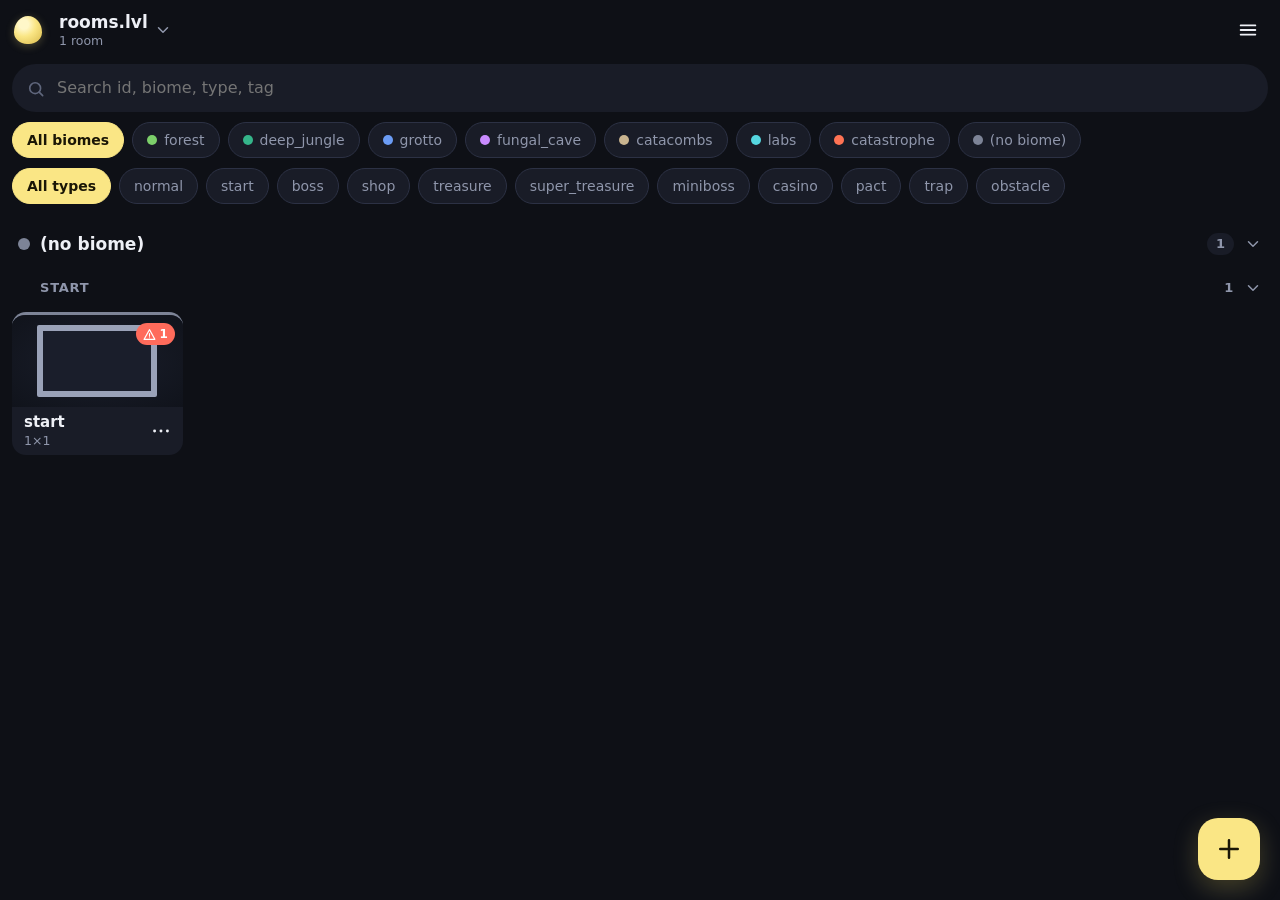
<file: tools/room_editor_web/index.html>
<!doctype html>
<html lang="en">
<head>
<meta charset="utf-8">
<meta name="viewport" content="width=device-width, initial-scale=1, maximum-scale=1, user-scalable=no, viewport-fit=cover">
<meta name="color-scheme" content="dark">
<title>Room Editor</title>
<link rel="stylesheet" href="css/app.css">
</head>
<body>
<div id="screen-library" class="screen" hidden></div>
<div id="screen-editor" class="screen" hidden></div>
<div id="screen-sync" class="screen" hidden></div>
<div id="screen-settings" class="screen" hidden></div>
<div id="sheets"></div>
<div id="toast" hidden></div>
<script src="js/savefmt.js"></script>
<script src="js/model.js"></script>
<script src="js/catalog.js"></script>
<script src="js/storage.js"></script>
<script src="js/render.js"></script>
<script src="js/icons.js"></script>
<script src="js/app.js"></script>
<script src="js/library.js"></script>
<script src="js/editor.js"></script>
<script src="js/sync.js"></script>
<script src="js/settings.js"></script>
</body>
</html>
</file>
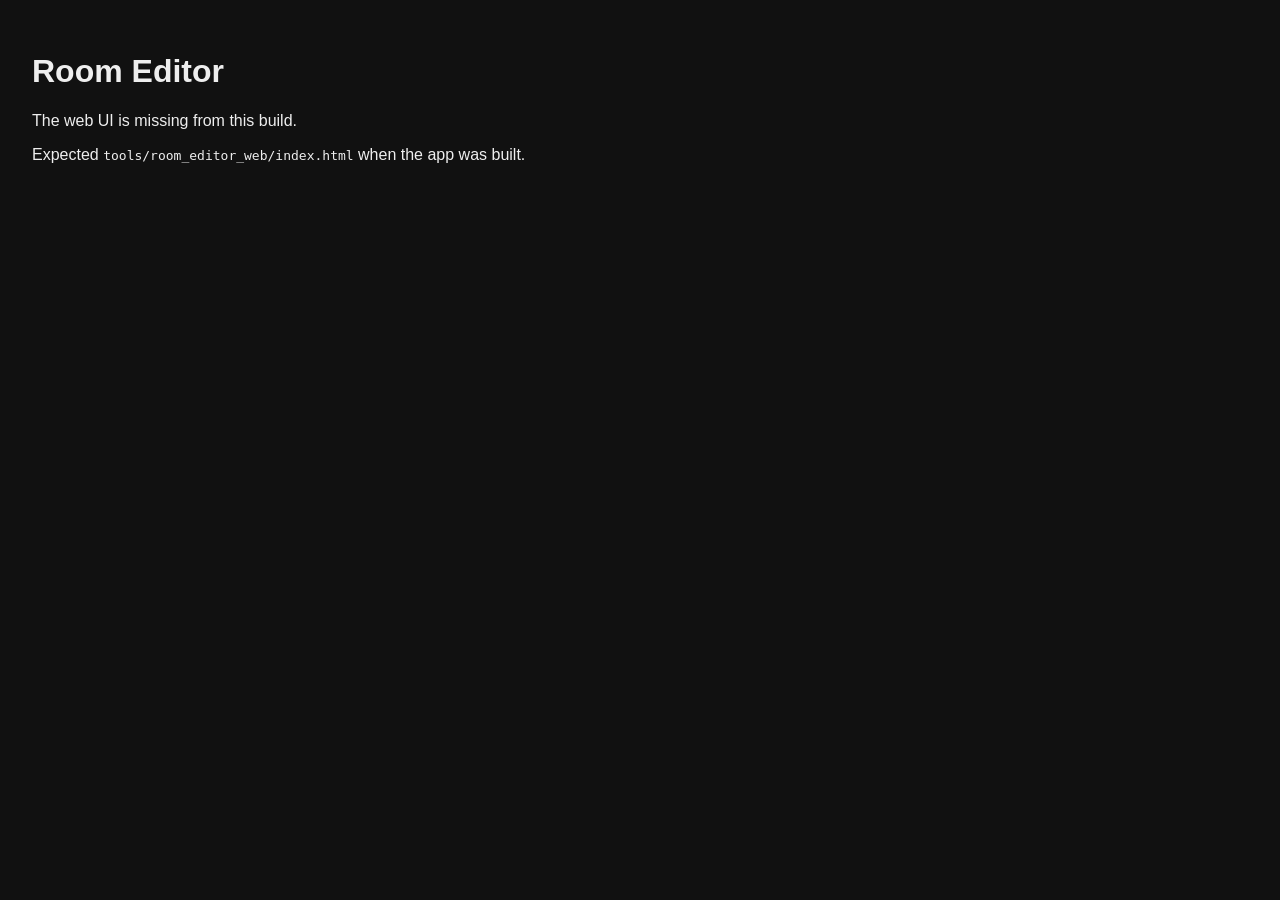
<file: android/room_editor/app/src/main/assets-fallback/index.html>
<!DOCTYPE html>
<html lang="en">
<head>
<meta charset="utf-8">
<meta name="viewport" content="width=device-width, initial-scale=1">
<title>Room Editor</title>
</head>
<body style="margin:0;padding:2em;background:#111;color:#eee;font-family:sans-serif">
<h1>Room Editor</h1>
<p>The web UI is missing from this build.</p>
<p>Expected <code>tools/room_editor_web/index.html</code> when the app was built.</p>
</body>
</html>
</file>
<file: tools/room_editor_web/css/app.css>
/* Room editor: dark, touch first. Targets are at least 44px.
   Palette: deep blue-violet surfaces with Blob's yellow as the accent. */
:root {
  --bg: #0e1016; --bg2: #131620; --panel: #191c27; --panel2: #222636; --panel3: #2b3044;
  --line: #2c3144; --line-soft: rgba(255, 255, 255, 0.06);
  --text: #eef0f6; --muted: #8f96ab; --faint: #5f667c;
  --accent: #fae685; --accent-ink: #1a1606; --accent-soft: rgba(250, 230, 133, 0.14);
  --danger: #ff6b5b; --danger-soft: rgba(255, 107, 91, 0.16); --ok: #7bd389;
  --touch: 48px; --radius: 14px; --radius-s: 10px;
  --shadow: 0 6px 20px rgba(0, 0, 0, 0.35);
}
* { box-sizing: border-box; -webkit-tap-highlight-color: transparent; }
[hidden] { display: none !important; }
html, body { margin: 0; height: 100%; background: var(--bg); color: var(--text);
  font: 16px/1.35 system-ui, -apple-system, "Segoe UI", Roboto, sans-serif; overflow: hidden;
  user-select: none; -webkit-user-select: none; touch-action: manipulation; }
input, select, textarea { font: inherit; color: var(--text); background: var(--bg2);
  border: 1px solid var(--line); border-radius: var(--radius-s); min-height: var(--touch); padding: 0 14px;
  width: 100%; user-select: text; -webkit-user-select: text; outline: none;
  transition: border-color 0.15s, box-shadow 0.15s; }
input:focus, select:focus, textarea:focus { border-color: var(--accent); box-shadow: 0 0 0 3px var(--accent-soft); }
select { appearance: none; -webkit-appearance: none; padding-right: 36px;
  background-image: url("data:image/svg+xml,%3Csvg xmlns='http://www.w3.org/2000/svg' width='16' height='16' viewBox='0 0 24 24' fill='none' stroke='%238f96ab' stroke-width='2.5' stroke-linecap='round' stroke-linejoin='round'%3E%3Cpath d='M6 9l6 6 6-6'/%3E%3C/svg%3E");
  background-repeat: no-repeat; background-position: right 12px center; }
textarea { padding: 12px 14px; min-height: 96px; }
input[type="checkbox"] { accent-color: var(--accent); }
button { font: inherit; color: var(--text); background: var(--panel2); border: 1px solid transparent;
  border-radius: var(--radius-s); min-height: var(--touch); min-width: var(--touch); padding: 0 16px; cursor: pointer;
  display: inline-flex; align-items: center; justify-content: center; gap: 8px;
  transition: background 0.12s, transform 0.08s, color 0.12s; }
button:active { transform: scale(0.96); background: var(--panel3); }
button.primary { background: var(--accent); color: var(--accent-ink); font-weight: 650; }
button.primary:active { background: #e9d470; }
button.danger { background: var(--danger-soft); color: var(--danger); }
button.ghost { background: transparent; }
button.ghost:active { background: var(--panel2); }
button.active { background: var(--accent-soft); color: var(--accent); }
button.icon { padding: 0; width: var(--touch); }
button.icon.small { min-height: 40px; min-width: 40px; width: 40px; }
button.wide { width: 100%; justify-content: flex-start; text-align: left; margin-bottom: 8px; padding: 12px 16px; }
button.primary.wide { justify-content: center; }
button:disabled { opacity: 0.35; }
.ico { display: inline-flex; width: 22px; height: 22px; flex: 0 0 22px; }
.ico svg { width: 100%; height: 100%; }
.sr-only { position: absolute; width: 1px; height: 1px; overflow: hidden; clip: rect(0 0 0 0); white-space: nowrap; }
.screen { position: fixed; inset: 0; display: flex; flex-direction: column; background: var(--bg);
  padding: env(safe-area-inset-top) env(safe-area-inset-right) env(safe-area-inset-bottom) env(safe-area-inset-left); }
.screen[hidden] { display: none; }
.bar { display: flex; align-items: center; gap: 4px; padding: 6px 8px; background: var(--bg);
  flex: 0 0 auto; overflow-x: auto; scrollbar-width: none; }
.bar::-webkit-scrollbar, .chips::-webkit-scrollbar { display: none; }
.bar.bottom { background: var(--panel); }
.bar .grow { flex: 1 1 auto; min-width: 0; overflow: hidden; text-overflow: ellipsis; white-space: nowrap; }
.bar-title { font-size: 19px; font-weight: 650; padding-left: 4px; }
.scroll { flex: 1 1 auto; overflow-y: auto; -webkit-overflow-scrolling: touch; }
.row { display: flex; gap: 8px; align-items: center; margin: 8px 0; }
.row > * { flex: 1 1 0; }
.chips { display: flex; gap: 8px; overflow-x: auto; padding: 4px 12px 6px; flex: 0 0 auto; scrollbar-width: none; }
.chip { flex: 0 0 auto; border-radius: 999px; padding: 0 14px; min-height: 36px; min-width: 0; background: var(--panel);
  border: 1px solid var(--line); color: var(--muted); font-size: 14px; gap: 7px; }
.chip.active { background: var(--accent); border-color: var(--accent); color: var(--accent-ink); font-weight: 600; }
.chip.active .dot { box-shadow: 0 0 0 2px rgba(0, 0, 0, 0.25); }
.dot { display: inline-block; width: 10px; height: 10px; border-radius: 50%; flex: 0 0 10px; }
.muted { color: var(--muted); }
label.field { display: block; margin: 12px 0; }
label.field > span { display: block; color: var(--muted); font-size: 13px; font-weight: 500; margin-bottom: 6px; letter-spacing: 0.02em; }
#sheets .backdrop { position: fixed; inset: 0; background: rgba(4, 5, 10, 0.6); display: flex;
  align-items: flex-end; z-index: 10; animation: fade 0.15s ease-out; }
.sheet { width: 100%; max-height: 88vh; background: var(--panel); border-radius: 22px 22px 0 0;
  display: flex; flex-direction: column; padding-bottom: env(safe-area-inset-bottom);
  box-shadow: 0 -10px 30px rgba(0, 0, 0, 0.4); animation: rise 0.2s cubic-bezier(0.2, 0.8, 0.2, 1); }
.grabber { width: 40px; height: 4px; border-radius: 2px; background: var(--panel3); margin: 8px auto 0; flex: 0 0 auto; }
.sheet-head { display: flex; align-items: center; padding: 2px 8px 2px 20px; }
.sheet-title { flex: 1; font-weight: 650; font-size: 18px; }
.sheet-body { padding: 4px 20px 20px; overflow-y: auto; }
.sheet-body > .muted:not(:first-child) { margin-top: 14px; }
.sheet-body > .muted { font-size: 13px; text-transform: uppercase; letter-spacing: 0.06em; margin-bottom: 6px; }
@keyframes rise { from { transform: translateY(40px); opacity: 0; } to { transform: none; opacity: 1; } }
@keyframes fade { from { opacity: 0; } to { opacity: 1; } }
#toast { position: fixed; left: 50%; bottom: 100px; transform: translateX(-50%); background: var(--panel3);
  color: var(--text); padding: 12px 18px; border-radius: 999px; z-index: 20; max-width: 90vw; box-shadow: var(--shadow);
  font-size: 15px; animation: fade 0.15s; }
body.left-handed .bar.bottom { flex-direction: row-reverse; }
canvas { display: block; }

/* sync and settings */
.section { margin: 10px 12px; padding: 14px 16px; background: var(--panel); border-radius: var(--radius); }
.section h2 { font-size: 13px; margin: 0 0 10px; color: var(--accent); font-weight: 650;
  text-transform: uppercase; letter-spacing: 0.06em; }
.kv { display: flex; justify-content: space-between; gap: 10px; margin: 6px 0; }
.kv > span:first-child { color: var(--muted); }
.kv > span:last-child { text-align: right; word-break: break-word; }
.list-row { display: flex; gap: 6px; align-items: center; margin: 6px 0; }
.list-row > input { flex: 1 1 auto; min-width: 0; }
.list-row > button { flex: 0 0 auto; }
.check-row { display: flex; gap: 10px; align-items: flex-start; margin: 10px 0; }
.check-row > input[type="checkbox"] { flex: 0 0 auto; width: 22px; min-width: 22px;
  min-height: 22px; margin: 12px 0 0; }
.check-row > div { flex: 1 1 auto; min-width: 0; }
.check-row .field { margin: 6px 0 0; }
.link { color: var(--accent); word-break: break-all; text-decoration: underline; }
.ok { color: var(--ok); }
.error { color: var(--danger); }

/* library */
.pad { padding: 16px; }
.pad-x { padding: 6px 12px 0; }
.logo { width: 28px; height: 28px; flex: 0 0 28px; margin: 0 4px 0 6px; border-radius: 50% 50% 46% 46% / 58% 58% 42% 42%;
  background: radial-gradient(circle at 35% 30%, #fff7c9 0 18%, var(--accent) 45%, #d9b94a 100%);
  box-shadow: 0 2px 8px rgba(250, 230, 133, 0.25); }
.title { justify-content: flex-start; text-align: left; background: transparent; padding: 0 8px; gap: 6px; }
.title:active { transform: none; background: var(--panel); }
.title .ico { width: 18px; height: 18px; flex-basis: 18px; color: var(--muted); }
.title-stack { display: flex; flex-direction: column; min-width: 0; line-height: 1.2; }
.title-main { font-weight: 650; font-size: 17px; overflow: hidden; text-overflow: ellipsis; white-space: nowrap; }
.title-sub { font-size: 12.5px; color: var(--muted); display: flex; align-items: center; gap: 6px;
  overflow: hidden; text-overflow: ellipsis; white-space: nowrap; }
.title-sub .dot { width: 8px; height: 8px; flex-basis: 8px; }
.search-wrap { position: relative; padding: 4px 12px 6px; flex: 0 0 auto; }
.search-wrap .ico { position: absolute; left: 26px; top: 50%; transform: translateY(-50%); color: var(--faint);
  width: 20px; height: 20px; pointer-events: none; }
input.search { padding-left: 44px; border-radius: 999px; background: var(--panel); border-color: transparent; }
.library-list { padding: 2px 12px 110px; }
button.group { display: flex; width: 100%; justify-content: flex-start; background: transparent; border: 0;
  border-radius: var(--radius-s); font-weight: 650; font-size: 17px; padding: 0 6px; gap: 10px; margin-top: 8px; }
button.group:active { transform: none; background: var(--panel); }
button.group .group-name { flex: 1 1 auto; text-align: left; overflow: hidden; text-overflow: ellipsis; white-space: nowrap; }
button.group .count { color: var(--muted); font-size: 13px; font-weight: 600; background: var(--panel);
  border-radius: 999px; padding: 2px 9px; }
button.group .ico { width: 18px; height: 18px; flex-basis: 18px; color: var(--muted); transform: rotate(-90deg);
  transition: transform 0.15s; }
button.group.open .ico { transform: none; }
button.group .dot { width: 12px; height: 12px; flex-basis: 12px; }
button.group.type { font-size: 13px; font-weight: 600; color: var(--muted); text-transform: uppercase;
  letter-spacing: 0.06em; min-height: 40px; margin-top: 0; padding-left: 28px; }
button.group.type .count { background: transparent; padding: 0; }
.cards { display: grid; grid-template-columns: repeat(auto-fill, minmax(150px, 1fr)); gap: 10px; padding: 4px 0 12px; }
.card { display: flex; flex-direction: column; background: var(--panel); border-radius: var(--radius);
  overflow: hidden; position: relative; transition: transform 0.08s; border-top: 3px solid var(--biome, var(--line)); }
.card:active { transform: scale(0.97); }
.card .thumb { height: 92px; display: flex; align-items: center; justify-content: center; padding: 10px;
  background: radial-gradient(ellipse at center, #1a1e2b 0%, #10131b 100%); }
.card .thumb canvas { max-width: 100%; max-height: 100%; image-rendering: pixelated; border-radius: 2px; }
.card-foot { display: flex; align-items: center; padding: 4px 2px 4px 12px; gap: 2px; }
.card-text { flex: 1 1 auto; min-width: 0; }
.card-id { font-weight: 600; font-size: 15px; overflow: hidden; text-overflow: ellipsis; white-space: nowrap; }
.card-meta { color: var(--muted); font-size: 12.5px; overflow: hidden; text-overflow: ellipsis; white-space: nowrap; }
.card .warn { position: absolute; top: 8px; right: 8px; }
.warn, .badge { background: var(--danger); color: #fff; border-radius: 999px; min-width: 22px; height: 22px;
  font-size: 12px; font-weight: 700; display: inline-flex; align-items: center; justify-content: center; padding: 0 7px; gap: 3px; }
.warn .ico { width: 13px; height: 13px; flex-basis: 13px; }
.empty { text-align: center; padding: 60px 24px; }
.empty-title { font-size: 18px; font-weight: 650; margin-bottom: 6px; }
.fab { position: fixed; right: 20px; bottom: calc(20px + env(safe-area-inset-bottom)); width: 62px; height: 62px;
  border-radius: 20px; background: var(--accent); color: var(--accent-ink); border: 0; padding: 0;
  box-shadow: 0 8px 24px rgba(250, 230, 133, 0.25), 0 4px 12px rgba(0, 0, 0, 0.5); }
.fab .ico { width: 30px; height: 30px; flex-basis: 30px; }
.fab:active { background: #e9d470; }
body.left-handed .fab { right: auto; left: 20px; }

/* editor */
.canvas-holder { flex: 1 1 auto; position: relative; overflow: hidden; touch-action: none;
  background: radial-gradient(ellipse at center, #141826 0%, #0b0d13 100%); }
canvas.room { position: absolute; inset: 0; touch-action: none; }
button.nav { padding: 0; width: 44px; min-width: 44px; background: var(--panel); border-radius: 50%; height: 44px; min-height: 44px; }
.room-title { justify-content: center; }
.room-title .title-stack { align-items: center; }
#screen-editor .bar button { white-space: nowrap; }
.badge { margin-left: 4px; }
.badge[hidden] { display: none; }
.bar.actions { gap: 6px; padding: 8px 10px 4px; border-radius: 20px 20px 0 0; }
button.pill { border-radius: 999px; min-height: 42px; padding: 0 14px; font-size: 15px; background: var(--panel2); gap: 6px; }
button.pill .ico { width: 18px; height: 18px; flex-basis: 18px; }
button.pill.danger { background: var(--danger-soft); }
button.pill.current { justify-content: flex-start; color: var(--accent); }
.bar.tools { gap: 2px; padding: 2px 6px 8px; }
button.tool { flex: 1 1 0; min-width: 38px; padding: 6px 0 4px; flex-direction: column; gap: 3px; height: 58px;
  background: transparent; color: var(--muted); border-radius: 12px; }
button.tool .ico { width: 22px; height: 22px; }
button.tool .tool-label { font-size: 11px; font-weight: 600; letter-spacing: 0.02em; }
button.tool.active { background: var(--accent-soft); color: var(--accent); }
.prop-grid { display: grid; grid-template-columns: repeat(auto-fill, minmax(140px, 1fr)); gap: 8px; margin: 6px 0 12px; }
button.prop-pick { justify-content: flex-start; text-align: left; padding: 8px 10px; gap: 10px; }
.swatch { width: 32px; height: 32px; border-radius: 8px; display: inline-flex; align-items: center; justify-content: center;
  color: #000; font: bold 16px monospace; flex: 0 0 32px; }
</file>
